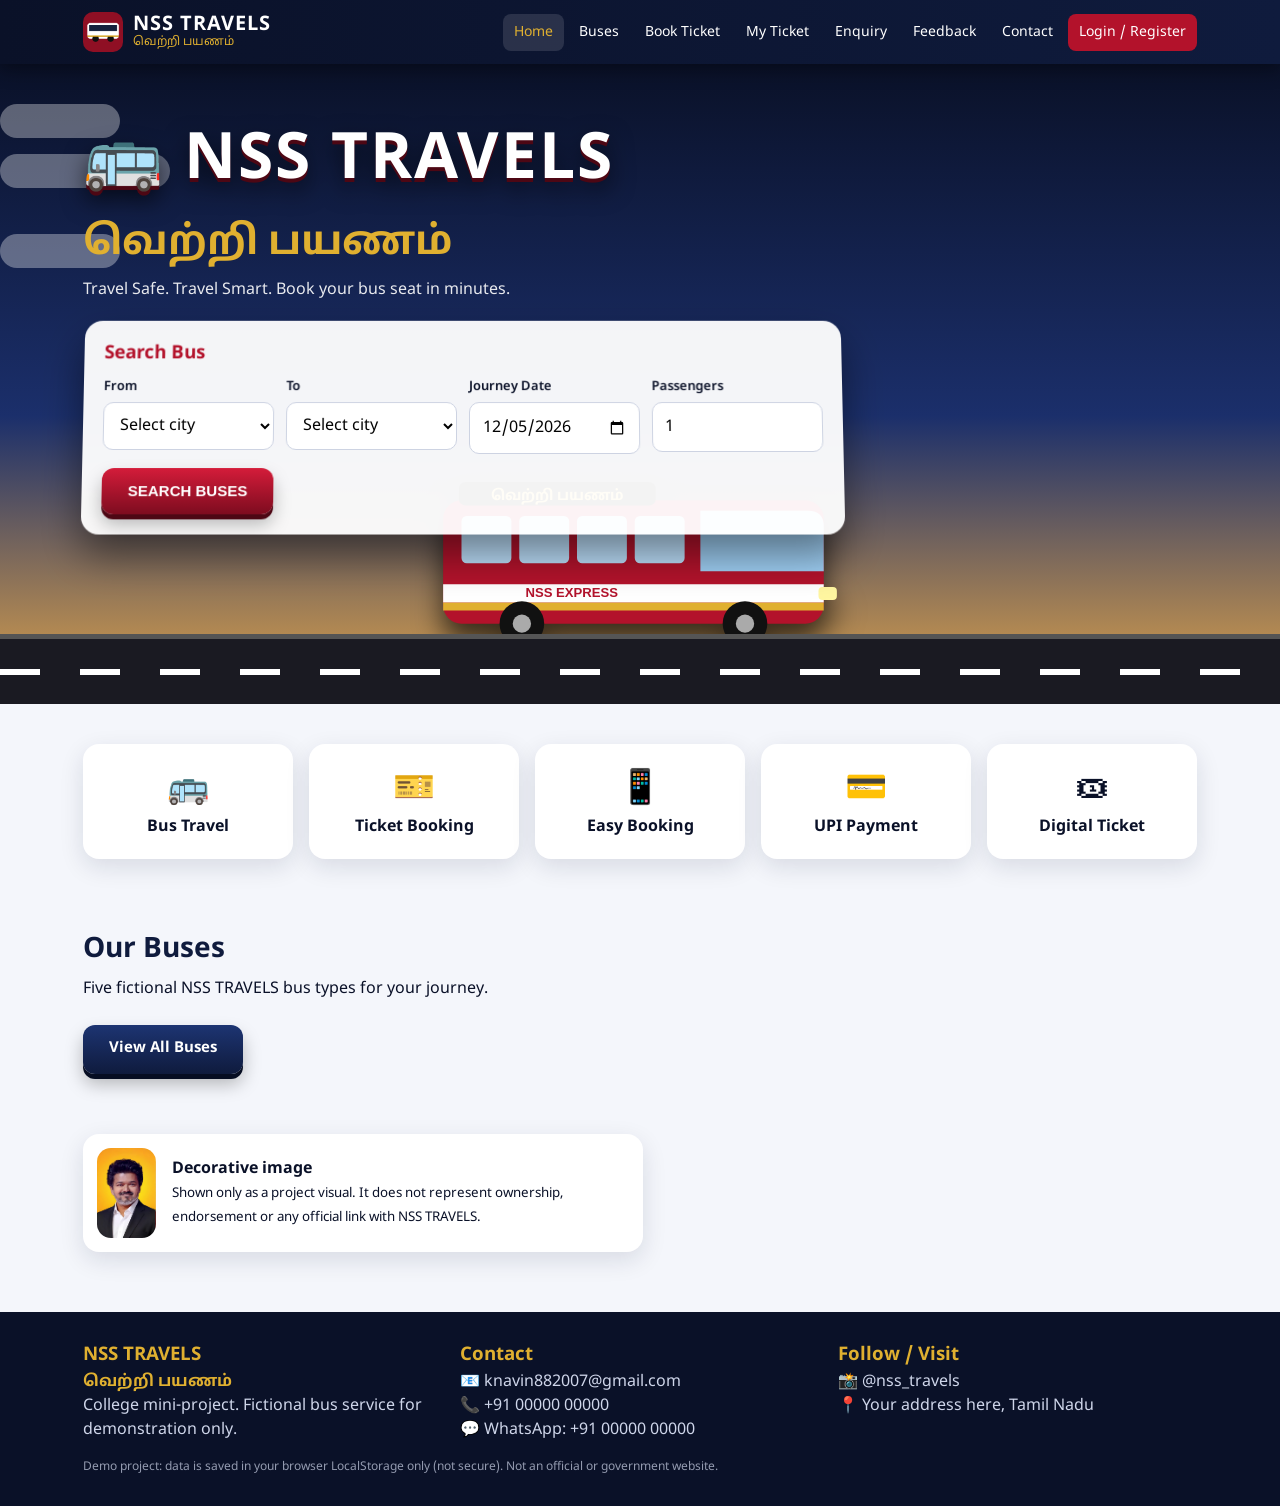
<file: index.html>
<!DOCTYPE html>
<html lang="en"><head><meta charset="UTF-8"><meta name="viewport" content="width=device-width, initial-scale=1">
<title>Home | NSS TRAVELS - வெற்றி பயணம்</title><link rel="icon" type="image/png" href="images/nss-logo.png"><link rel="preconnect" href="https://fonts.googleapis.com"><link rel="preconnect" href="https://fonts.gstatic.com" crossorigin><link href="https://fonts.googleapis.com/css2?family=Noto+Sans+Tamil:wght@400;700&display=swap" rel="stylesheet"><link rel="stylesheet" href="css/style.css"></head>
<body>
<header class="hero"><div class="cloud"></div><div class="cloud"></div><div class="cloud"></div>
<div class="wrap heroGrid"><h1>🚌 NSS TRAVELS</h1><h2>வெற்றி பயணம்</h2><p>Travel Safe. Travel Smart. Book your bus seat in minutes.</p>
<form class="search" id="sf"><h3>Search Bus</h3><div class="row"><div><label>From</label><select id="from"></select></div><div><label>To</label><select id="to"></select></div>
<div><label>Journey Date</label><input type="date" id="date"></div><div><label>Passengers</label><input type="number" id="pax" min="1" max="6" value="1"></div></div>
<button class="btn" type="submit">SEARCH BUSES</button></form></div>
<div class="heroBus" id="hb"></div><div class="road"></div></header>
<main class="wrap"><div class="feat"><div class="reveal"><span>🚌</span><b>Bus Travel</b></div><div class="reveal"><span>🎫</span><b>Ticket Booking</b></div><div class="reveal"><span>📱</span><b>Easy Booking</b></div><div class="reveal"><span>💳</span><b>UPI Payment</b></div><div class="reveal"><span>🎟</span><b>Digital Ticket</b></div></div>
<section class="sec"><h2>Our Buses</h2><p>Five fictional NSS TRAVELS bus types for your journey.</p><br><a class="btn alt" href="buses.html">View All Buses</a></section>
<section class="sec"><div class="vj reveal"><img src="images/vijay-image.png" alt="Decorative project image"><p><b>Decorative image</b><br><small>Shown only as a project visual. It does not represent ownership, endorsement or any official link with NSS TRAVELS.</small></p></div></section></main>
<script src="js/main.js"></script>
<script src="js/booking.js"></script>
<script>cityOptions($("#from"),"Select city");cityOptions($("#to"),"Select city");
const t=todayISO();$("#date").min=t;$("#date").value=t;
$("#hb").innerHTML=busSVG("#b3122b","NSS EXPRESS");$("#sf").onsubmit=searchBuses;</script>
</body></html>
</file>
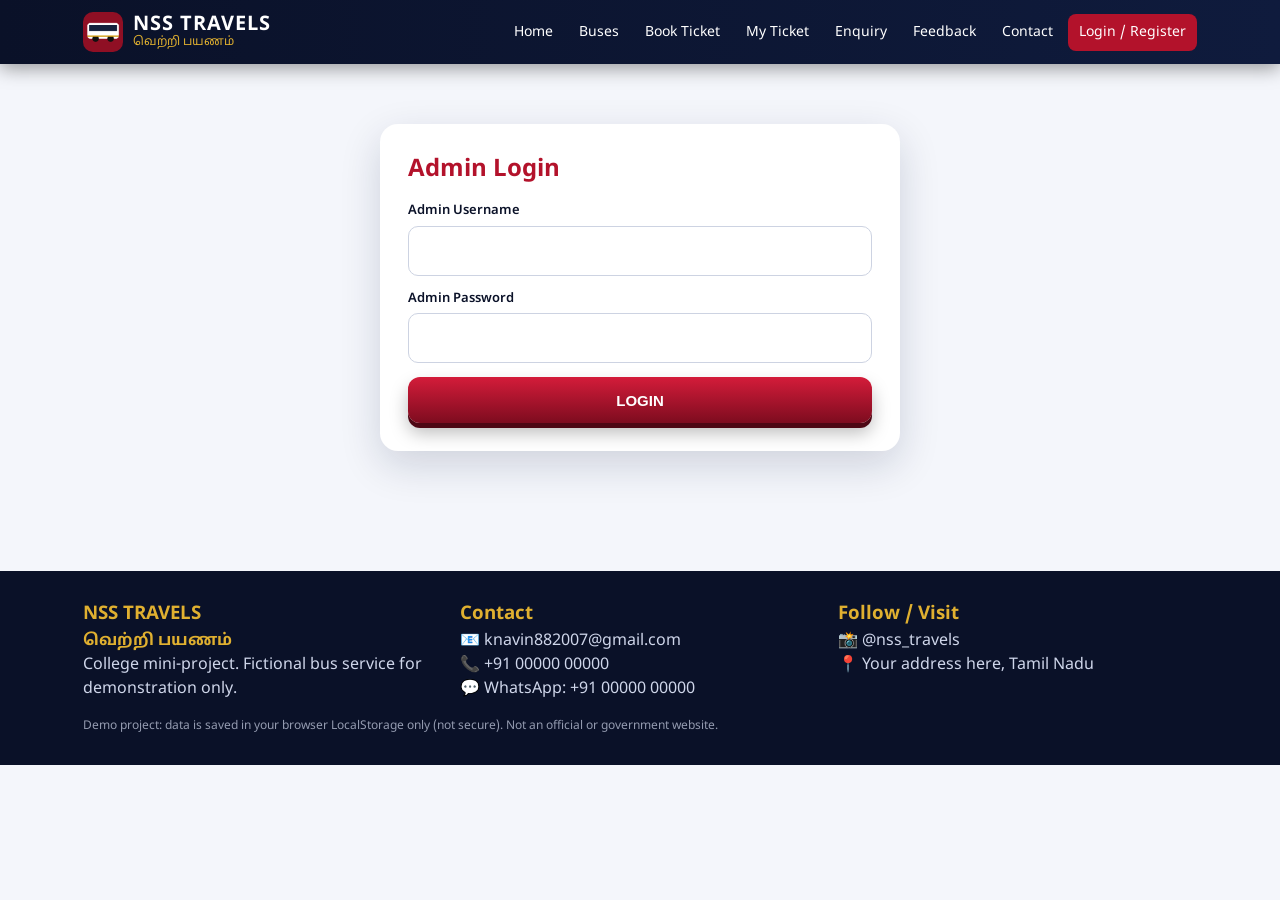
<file: admin.html>
<!DOCTYPE html>
<html lang="en"><head><meta charset="UTF-8"><meta name="viewport" content="width=device-width, initial-scale=1">
<title>Admin | NSS TRAVELS</title><link rel="icon" type="image/png" href="images/nss-logo.png"><link rel="preconnect" href="https://fonts.googleapis.com"><link rel="preconnect" href="https://fonts.gstatic.com" crossorigin><link href="https://fonts.googleapis.com/css2?family=Noto+Sans+Tamil:wght@400;700&display=swap" rel="stylesheet"><link rel="stylesheet" href="css/style.css">
<style>.tbl{width:100%;border-collapse:collapse;background:#fff;border-radius:12px;font-size:13px}.tbl th{background:var(--navy);color:#fff;text-align:left;padding:10px;white-space:nowrap}.tbl td{padding:9px 10px;border-bottom:1px solid #eee;vertical-align:top}.tabs{display:flex;gap:10px;flex-wrap:wrap;margin:20px 0}</style></head>
<body>
<main class="wrap page">
<form class="form" id="gate"><h2>Admin Login</h2><div class="f"><label>Admin Username</label><input id="au"></div><div class="f"><label>Admin Password</label><input id="ap" type="password"></div><button class="btn" style="width:100%">LOGIN</button><div id="msg" class="msg"></div></form>
<div id="panel" style="display:none"><div style="display:flex;justify-content:space-between;align-items:center;flex-wrap:wrap;gap:10px"><h1>NSS TRAVELS Admin Panel</h1><div><button class="btn gold" onclick="exportCSV()">Export Bookings CSV</button> <button class="btn alt" onclick="adminLogout()">Logout</button></div></div>
<div class="grid" id="stats" style="margin-top:18px"></div>
<div class="tabs"><button class="btn" data-t="bookings" onclick="tab('bookings')">Bookings</button><button class="btn alt" data-t="users" onclick="tab('users')">Users</button><button class="btn alt" data-t="enq" onclick="tab('enq')">Enquiries</button><button class="btn alt" data-t="fb" onclick="tab('fb')">Feedback</button></div>
<div id="t-bookings"></div><div id="t-users" style="display:none"></div><div id="t-enq" style="display:none"></div><div id="t-fb" style="display:none"></div>
<p class="note">Demo admin: data shown is only what is saved in THIS browser's LocalStorage. For real multi-user data a backend database is required.</p></div>
</main>
<script src="js/main.js"></script>
<script src="js/admin.js"></script>
<script>$("#gate").onsubmit=adminLogin;if(isAdmin()){showAdmin();tab("bookings")}else{$("#gate").addEventListener("submit",()=>setTimeout(()=>{if(isAdmin())tab("bookings")},0))}</script>
</body></html>
</file>
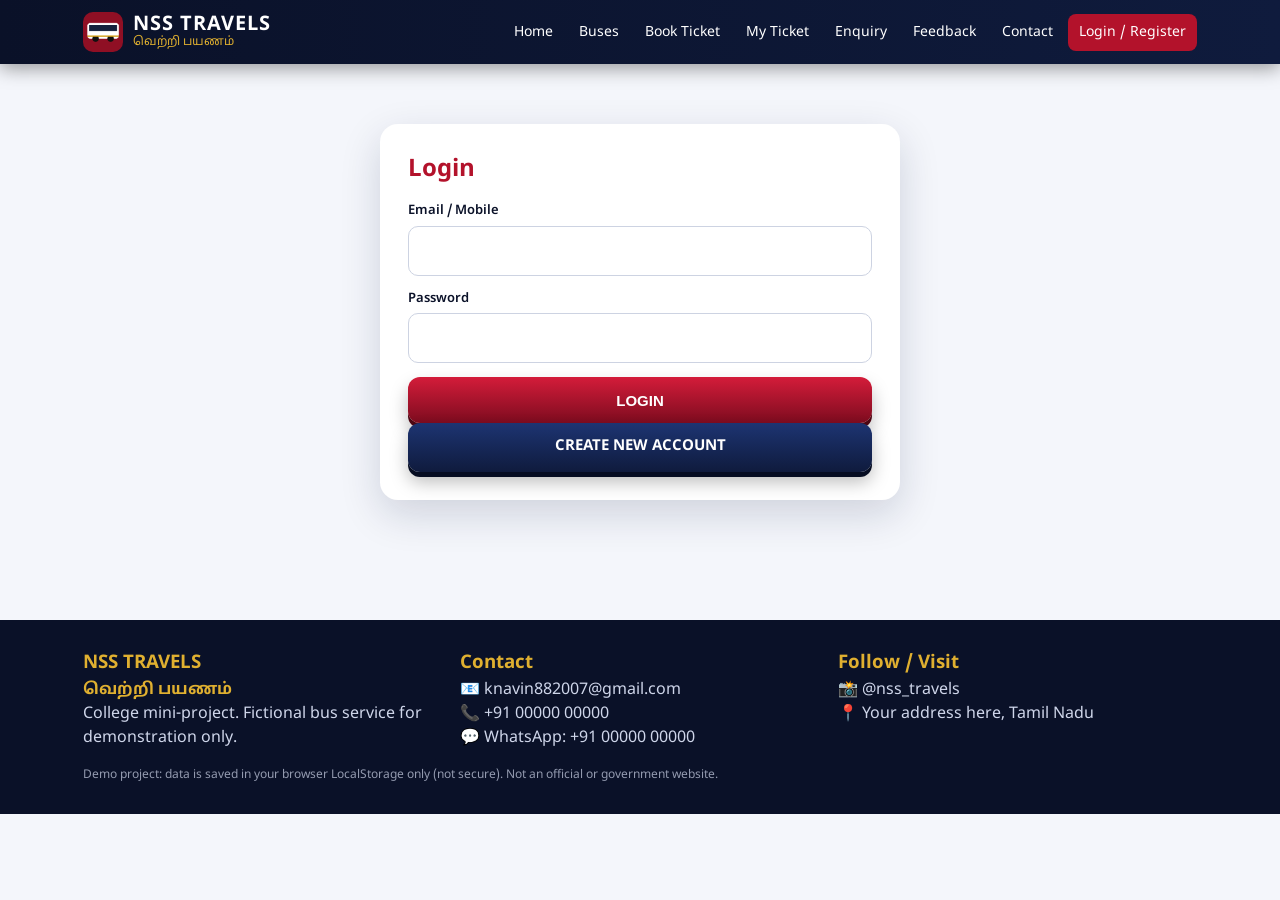
<file: booking.html>
<!DOCTYPE html>
<html lang="en"><head><meta charset="UTF-8"><meta name="viewport" content="width=device-width, initial-scale=1">
<title>Book Ticket | NSS TRAVELS - வெற்றி பயணம்</title><link rel="icon" type="image/png" href="images/nss-logo.png"><link rel="preconnect" href="https://fonts.googleapis.com"><link rel="preconnect" href="https://fonts.gstatic.com" crossorigin><link href="https://fonts.googleapis.com/css2?family=Noto+Sans+Tamil:wght@400;700&display=swap" rel="stylesheet"><link rel="stylesheet" href="css/style.css"></head>
<body>
<main class="wrap page"><div class="steps"><span class="done">1 Search</span><span class="done">2 Select Bus</span><span class="on">3 Select Seat</span><span class="">4 Passenger</span><span class="">5 Payment</span><span class="">6 Ticket</span></div><div class="card" id="busInfo" style="text-align:left;margin-bottom:18px"></div>
<div class="bookGrid"><div><div class="card"><h3>Select Seat</h3><div class="legend"><span><i style="background:#fff;border:1px solid #3b8f4d"></i>Available</span><span><i style="background:#b3122b"></i>Selected</span><span><i style="background:#b9bfcd"></i>Booked</span></div>
<div class="bus"><div class="driver">🧑‍✈️ DRIVER</div><div id="seats"></div><div class="exit">EXIT</div></div></div>
<div class="card" style="margin-top:18px;text-align:left"><h3 style="margin-bottom:10px">Passenger Details</h3><div id="paxForms"></div></div></div>
<aside class="sum"><h3 style="margin-bottom:8px">Booking Summary</h3><div id="sum"></div><br><button class="btn" id="goPay" style="width:100%">Continue to Payment</button></aside></div></main>
<script src="js/main.js"></script>
<script src="js/auth.js"></script>
<script src="js/booking.js"></script>
<script>initBooking()</script>
</body></html>
</file>
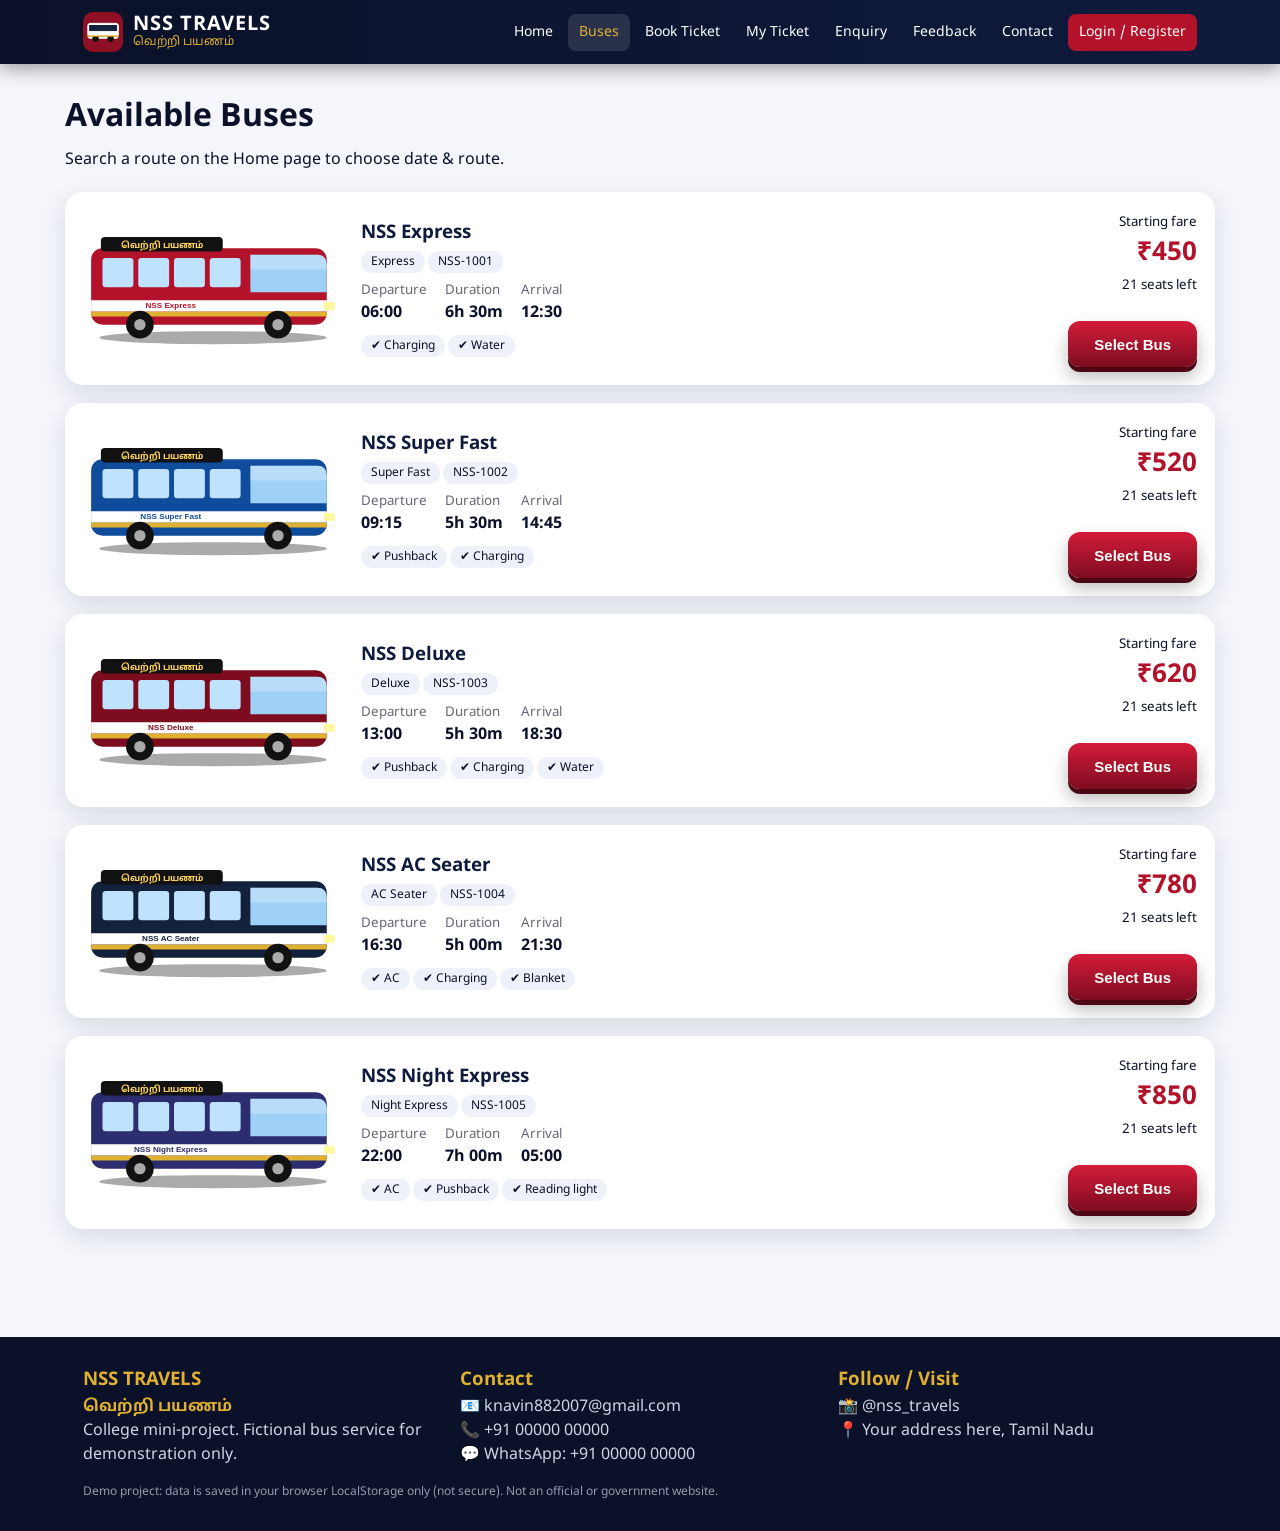
<file: buses.html>
<!DOCTYPE html>
<html lang="en"><head><meta charset="UTF-8"><meta name="viewport" content="width=device-width, initial-scale=1">
<title>Buses | NSS TRAVELS - வெற்றி பயணம்</title><link rel="icon" type="image/png" href="images/nss-logo.png"><link rel="preconnect" href="https://fonts.googleapis.com"><link rel="preconnect" href="https://fonts.gstatic.com" crossorigin><link href="https://fonts.googleapis.com/css2?family=Noto+Sans+Tamil:wght@400;700&display=swap" rel="stylesheet"><link rel="stylesheet" href="css/style.css"></head>
<body>
<main class="wrap page"><h1>Available Buses</h1><p id="tripInfo" style="margin:6px 0 20px"></p><div id="busList"></div></main>
<script src="js/main.js"></script>
<script src="js/booking.js"></script>
<script>renderBuses()</script>
</body></html>
</file>
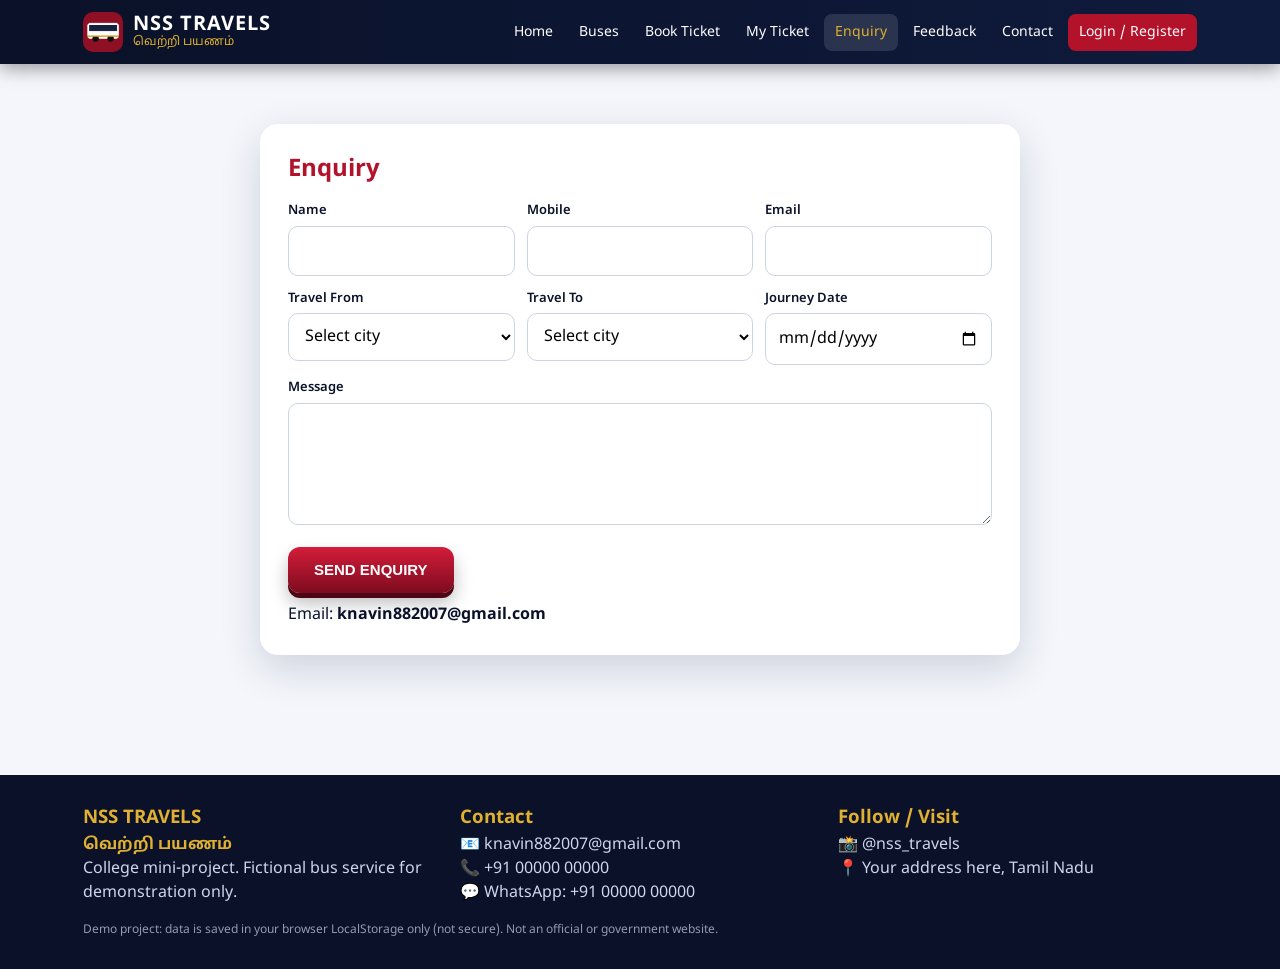
<file: enquiry.html>
<!DOCTYPE html>
<html lang="en"><head><meta charset="UTF-8"><meta name="viewport" content="width=device-width, initial-scale=1">
<title>Enquiry | NSS TRAVELS - வெற்றி பயணம்</title><link rel="icon" type="image/png" href="images/nss-logo.png"><link rel="preconnect" href="https://fonts.googleapis.com"><link rel="preconnect" href="https://fonts.gstatic.com" crossorigin><link href="https://fonts.googleapis.com/css2?family=Noto+Sans+Tamil:wght@400;700&display=swap" rel="stylesheet"><link rel="stylesheet" href="css/style.css"></head>
<body>
<main class="page"><form class="form wide" id="f"><h2>Enquiry</h2><div class="row"><div><label>Name</label><input id="name"></div><div><label>Mobile</label><input id="mobile" maxlength="10"></div><div><label>Email</label><input id="email" type="email"></div></div>
<div class="row"><div><label>Travel From</label><select id="from"></select></div><div><label>Travel To</label><select id="to"></select></div><div><label>Journey Date</label><input id="date" type="date"></div></div>
<div class="f"><label>Message</label><textarea id="message" rows="4"></textarea></div><button class="btn">SEND ENQUIRY</button><div id="msg" class="msg"></div><p style="margin-top:10px">Email: <a href="mailto:knavin882007@gmail.com"><b>knavin882007@gmail.com</b></a></p></form></main>
<script src="js/main.js"></script>
<script src="js/payment.js"></script>
<script>cityOptions($("#from"),"Select city");cityOptions($("#to"),"Select city");$("#f").onsubmit=submitEnquiry</script>
</body></html>
</file>
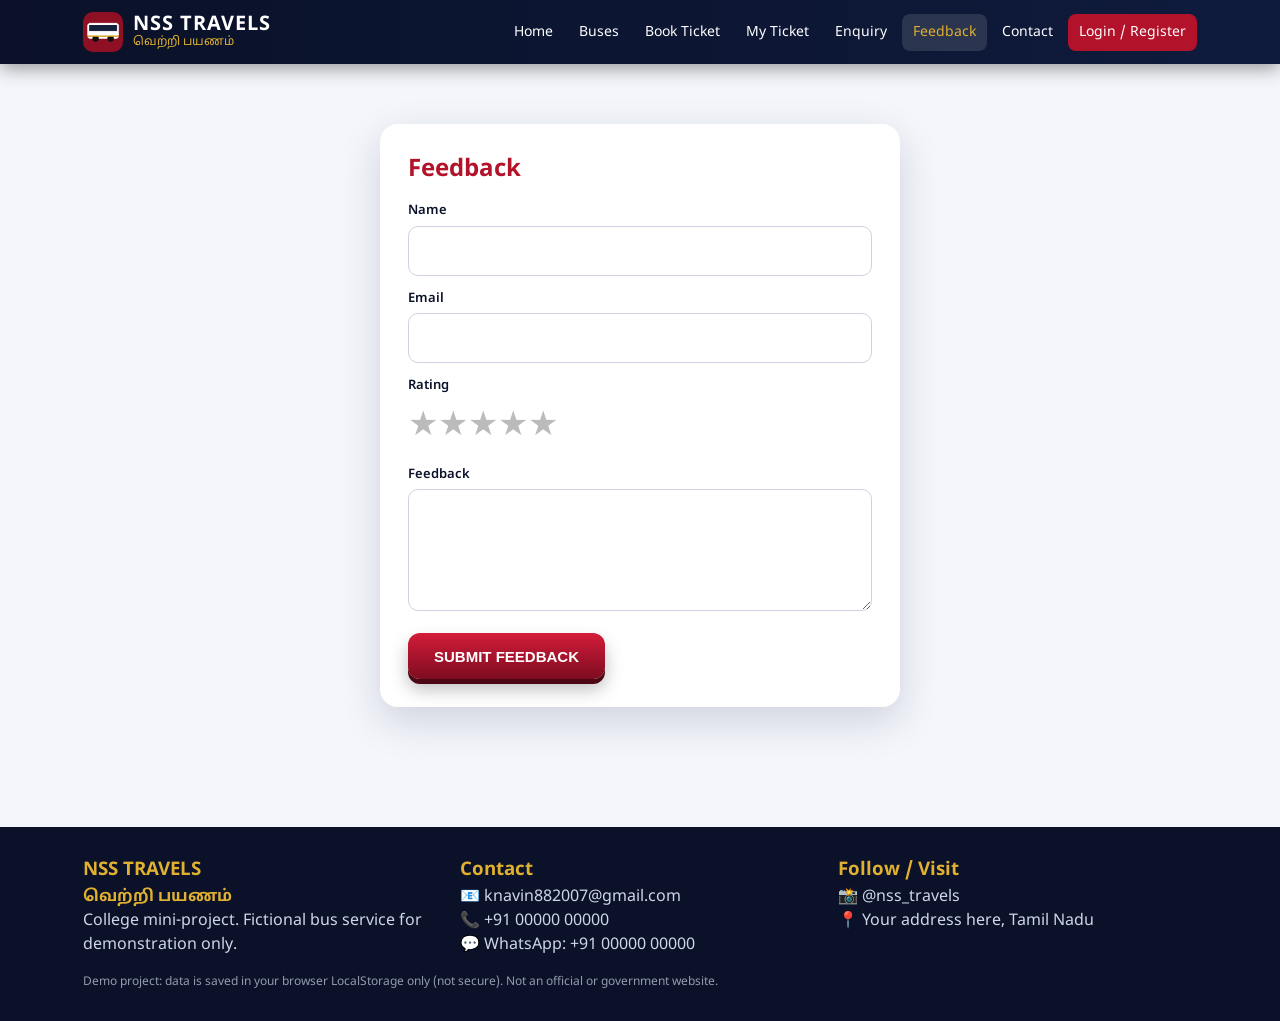
<file: feedback.html>
<!DOCTYPE html>
<html lang="en"><head><meta charset="UTF-8"><meta name="viewport" content="width=device-width, initial-scale=1">
<title>Feedback | NSS TRAVELS - வெற்றி பயணம்</title><link rel="icon" type="image/png" href="images/nss-logo.png"><link rel="preconnect" href="https://fonts.googleapis.com"><link rel="preconnect" href="https://fonts.gstatic.com" crossorigin><link href="https://fonts.googleapis.com/css2?family=Noto+Sans+Tamil:wght@400;700&display=swap" rel="stylesheet"><link rel="stylesheet" href="css/style.css"></head>
<body>
<main class="page"><form class="form" id="f"><h2>Feedback</h2><div class="f"><label>Name</label><input id="name"></div><div class="f"><label>Email</label><input id="email" type="email"></div>
<div class="f"><label>Rating</label><div class="stars" id="stars"></div></div><div class="f"><label>Feedback</label><textarea id="message" rows="4"></textarea></div><button class="btn">SUBMIT FEEDBACK</button><div id="msg" class="msg"></div></form></main>
<script src="js/main.js"></script>
<script src="js/payment.js"></script>
<script>initFeedback();$("#f").onsubmit=submitFeedback</script>
</body></html>
</file>
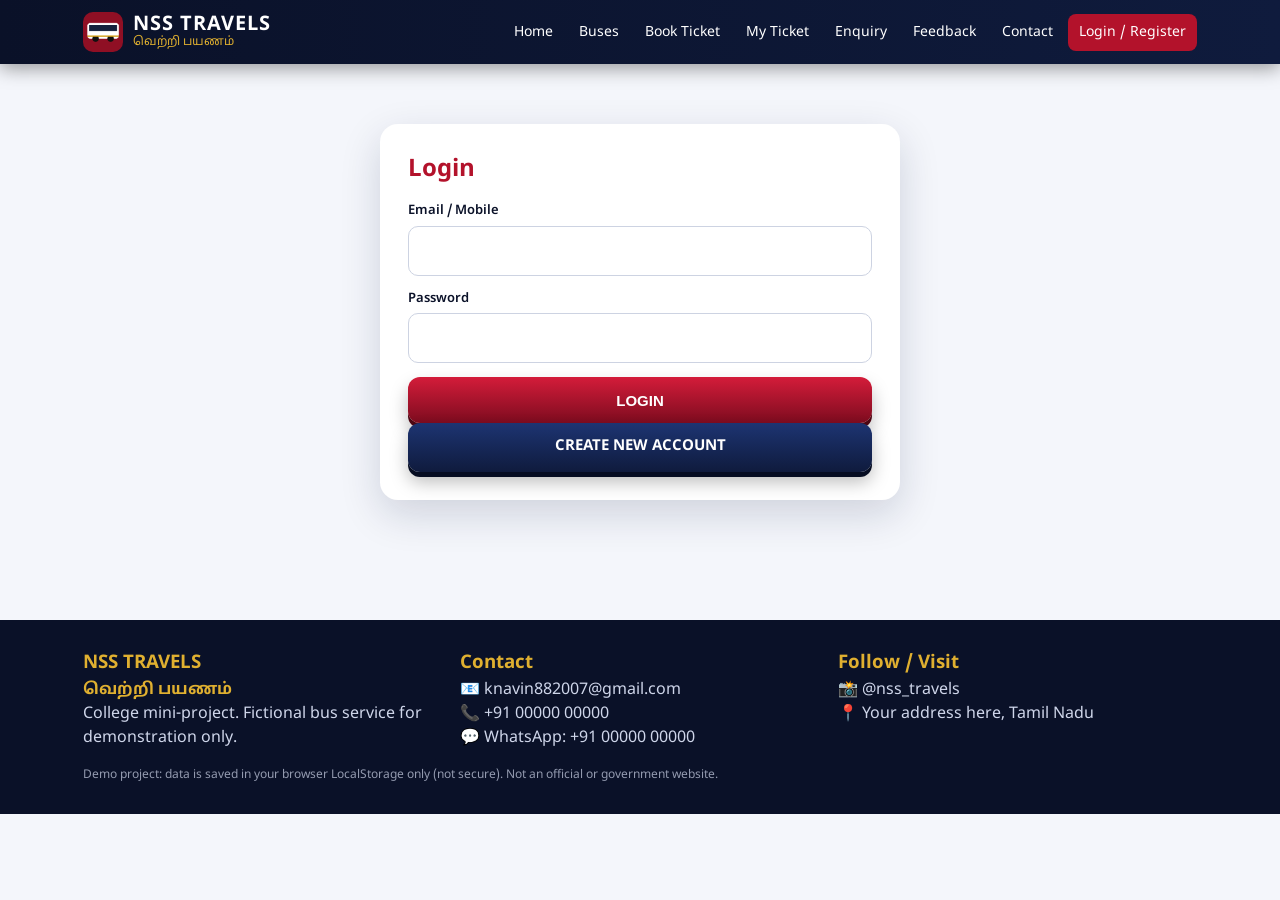
<file: login.html>
<!DOCTYPE html>
<html lang="en"><head><meta charset="UTF-8"><meta name="viewport" content="width=device-width, initial-scale=1">
<title>Login | NSS TRAVELS - வெற்றி பயணம்</title><link rel="icon" type="image/png" href="images/nss-logo.png"><link rel="preconnect" href="https://fonts.googleapis.com"><link rel="preconnect" href="https://fonts.gstatic.com" crossorigin><link href="https://fonts.googleapis.com/css2?family=Noto+Sans+Tamil:wght@400;700&display=swap" rel="stylesheet"><link rel="stylesheet" href="css/style.css"></head>
<body>
<main class="page"><form class="form" id="f"><h2>Login</h2>
<div class="f"><label>Email / Mobile</label><input id="loginId"></div><div class="f"><label>Password</label><input id="password" type="password"></div>
<button class="btn" style="width:100%">LOGIN</button><div id="msg" class="msg"></div><br><a class="btn alt" style="width:100%" href="register.html">CREATE NEW ACCOUNT</a></form></main>
<script src="js/main.js"></script>
<script src="js/auth.js"></script>
<script>$("#f").onsubmit=loginUser</script>
</body></html>
</file>
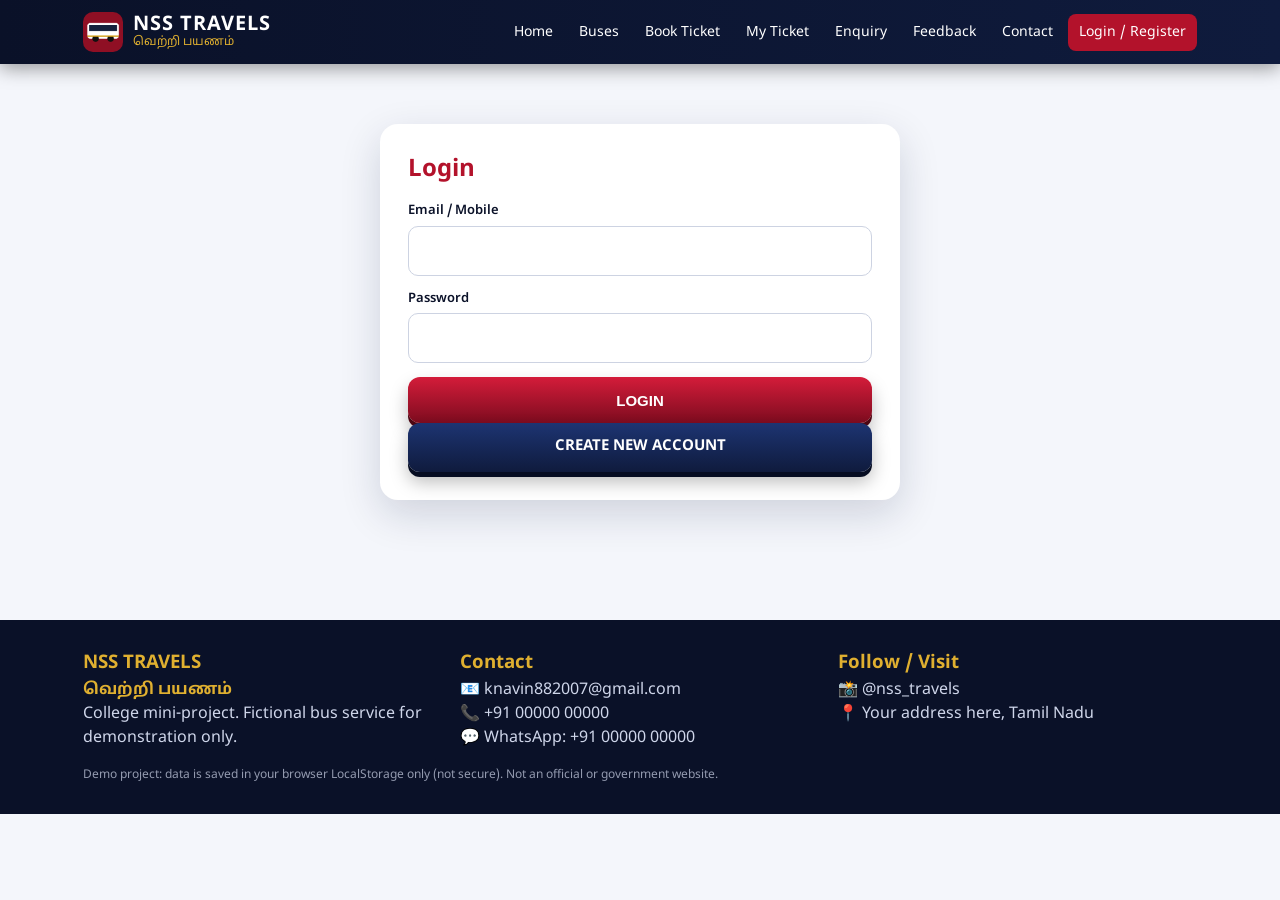
<file: my-bookings.html>
<!DOCTYPE html>
<html lang="en"><head><meta charset="UTF-8"><meta name="viewport" content="width=device-width, initial-scale=1">
<title>My Tickets | NSS TRAVELS - வெற்றி பயணம்</title><link rel="icon" type="image/png" href="images/nss-logo.png"><link rel="preconnect" href="https://fonts.googleapis.com"><link rel="preconnect" href="https://fonts.gstatic.com" crossorigin><link href="https://fonts.googleapis.com/css2?family=Noto+Sans+Tamil:wght@400;700&display=swap" rel="stylesheet"><link rel="stylesheet" href="css/style.css"></head>
<body>
<main class="wrap page"><h1>My Tickets</h1><br><div class="grid" id="list"></div></main>
<script src="js/main.js"></script>
<script src="js/auth.js"></script>
<script src="js/payment.js"></script>
<script>initMyBookings()</script>
</body></html>
</file>
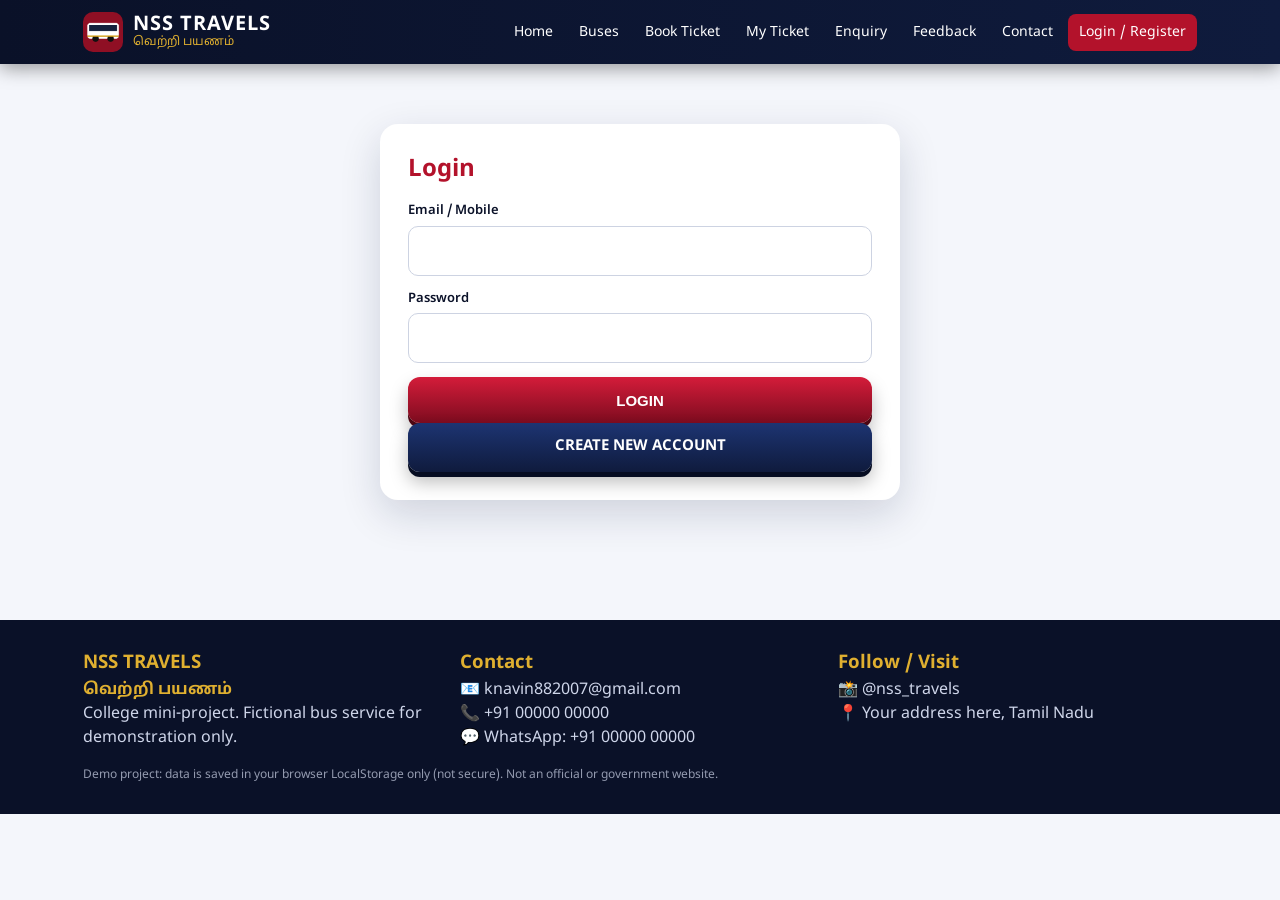
<file: payment.html>
<!DOCTYPE html>
<html lang="en"><head><meta charset="UTF-8"><meta name="viewport" content="width=device-width, initial-scale=1">
<title>Payment | NSS TRAVELS - வெற்றி பயணம்</title><link rel="icon" type="image/png" href="images/nss-logo.png"><link rel="preconnect" href="https://fonts.googleapis.com"><link rel="preconnect" href="https://fonts.gstatic.com" crossorigin><link href="https://fonts.googleapis.com/css2?family=Noto+Sans+Tamil:wght@400;700&display=swap" rel="stylesheet"><link rel="stylesheet" href="css/style.css"></head>
<body>
<main class="wrap page"><div class="steps"><span class="done">1 Search</span><span class="done">2 Select Bus</span><span class="done">3 Select Seat</span><span class="done">4 Passenger</span><span class="on">5 Payment</span><span class="">6 Ticket</span></div><div class="grid"><div class="card qrbox"><h2>Scan &amp; Pay</h2><br><img src="images/payment-qr.png" alt="Payment QR"><p style="margin-top:12px">UPI ID: <b id="upi"></b></p></div>
<div class="card" style="text-align:left"><p>Amount to Pay</p><div class="amt" id="amount"></div><div class="sum" style="box-shadow:none;position:static;padding:0" id="paySum"></div><br>
<div class="f"><label>Payment Reference / UTR Number</label><input id="ref" placeholder="Enter reference from your UPI app"></div><button class="btn" id="paid" style="width:100%">I Have Completed Payment</button><div id="msg" class="msg"></div>
<div class="note">Demo project: payment is confirmed by you and is NOT verified by any bank or gateway. A real payment gateway would be needed for production.</div></div></div></main>
<script src="js/main.js"></script>
<script src="js/auth.js"></script>
<script src="js/booking.js"></script>
<script src="js/payment.js"></script>
<script>initPayment()</script>
</body></html>
</file>
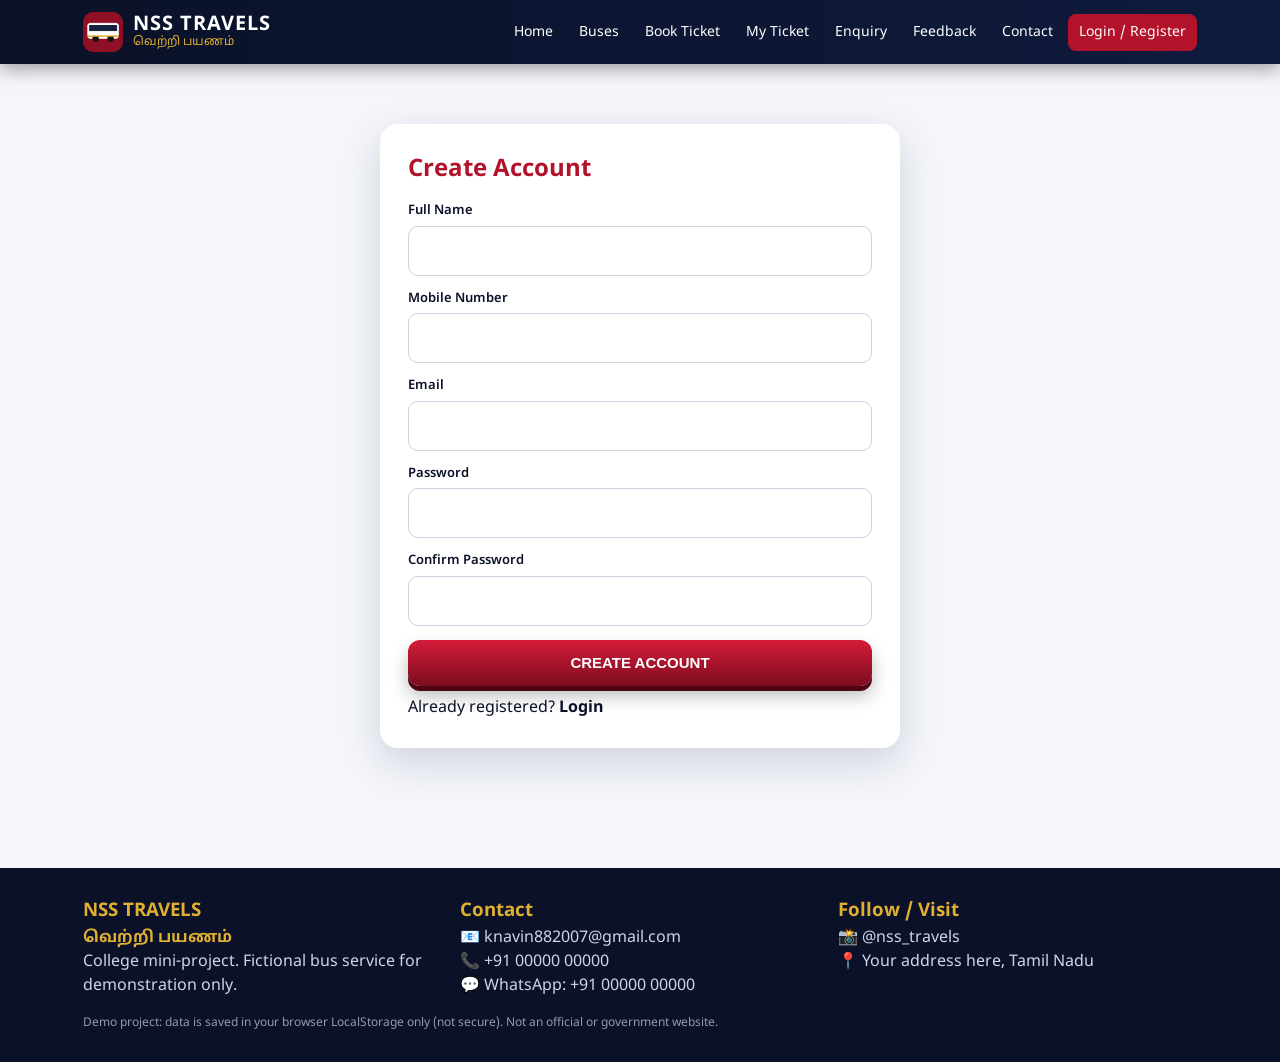
<file: register.html>
<!DOCTYPE html>
<html lang="en"><head><meta charset="UTF-8"><meta name="viewport" content="width=device-width, initial-scale=1">
<title>Register | NSS TRAVELS - வெற்றி பயணம்</title><link rel="icon" type="image/png" href="images/nss-logo.png"><link rel="preconnect" href="https://fonts.googleapis.com"><link rel="preconnect" href="https://fonts.gstatic.com" crossorigin><link href="https://fonts.googleapis.com/css2?family=Noto+Sans+Tamil:wght@400;700&display=swap" rel="stylesheet"><link rel="stylesheet" href="css/style.css"></head>
<body>
<main class="page"><form class="form" id="f"><h2>Create Account</h2>
<div class="f"><label>Full Name</label><input id="name"></div><div class="f"><label>Mobile Number</label><input id="mobile" maxlength="10" inputmode="numeric"></div>
<div class="f"><label>Email</label><input id="email" type="email"></div><div class="f"><label>Password</label><input id="password" type="password"></div>
<div class="f"><label>Confirm Password</label><input id="cpassword" type="password"></div><button class="btn" style="width:100%">CREATE ACCOUNT</button>
<div id="msg" class="msg"></div><p style="margin-top:10px">Already registered? <a href="login.html"><b>Login</b></a></p></form></main>
<script src="js/main.js"></script>
<script src="js/auth.js"></script>
<script>$("#f").onsubmit=registerUser</script>
</body></html>
</file>
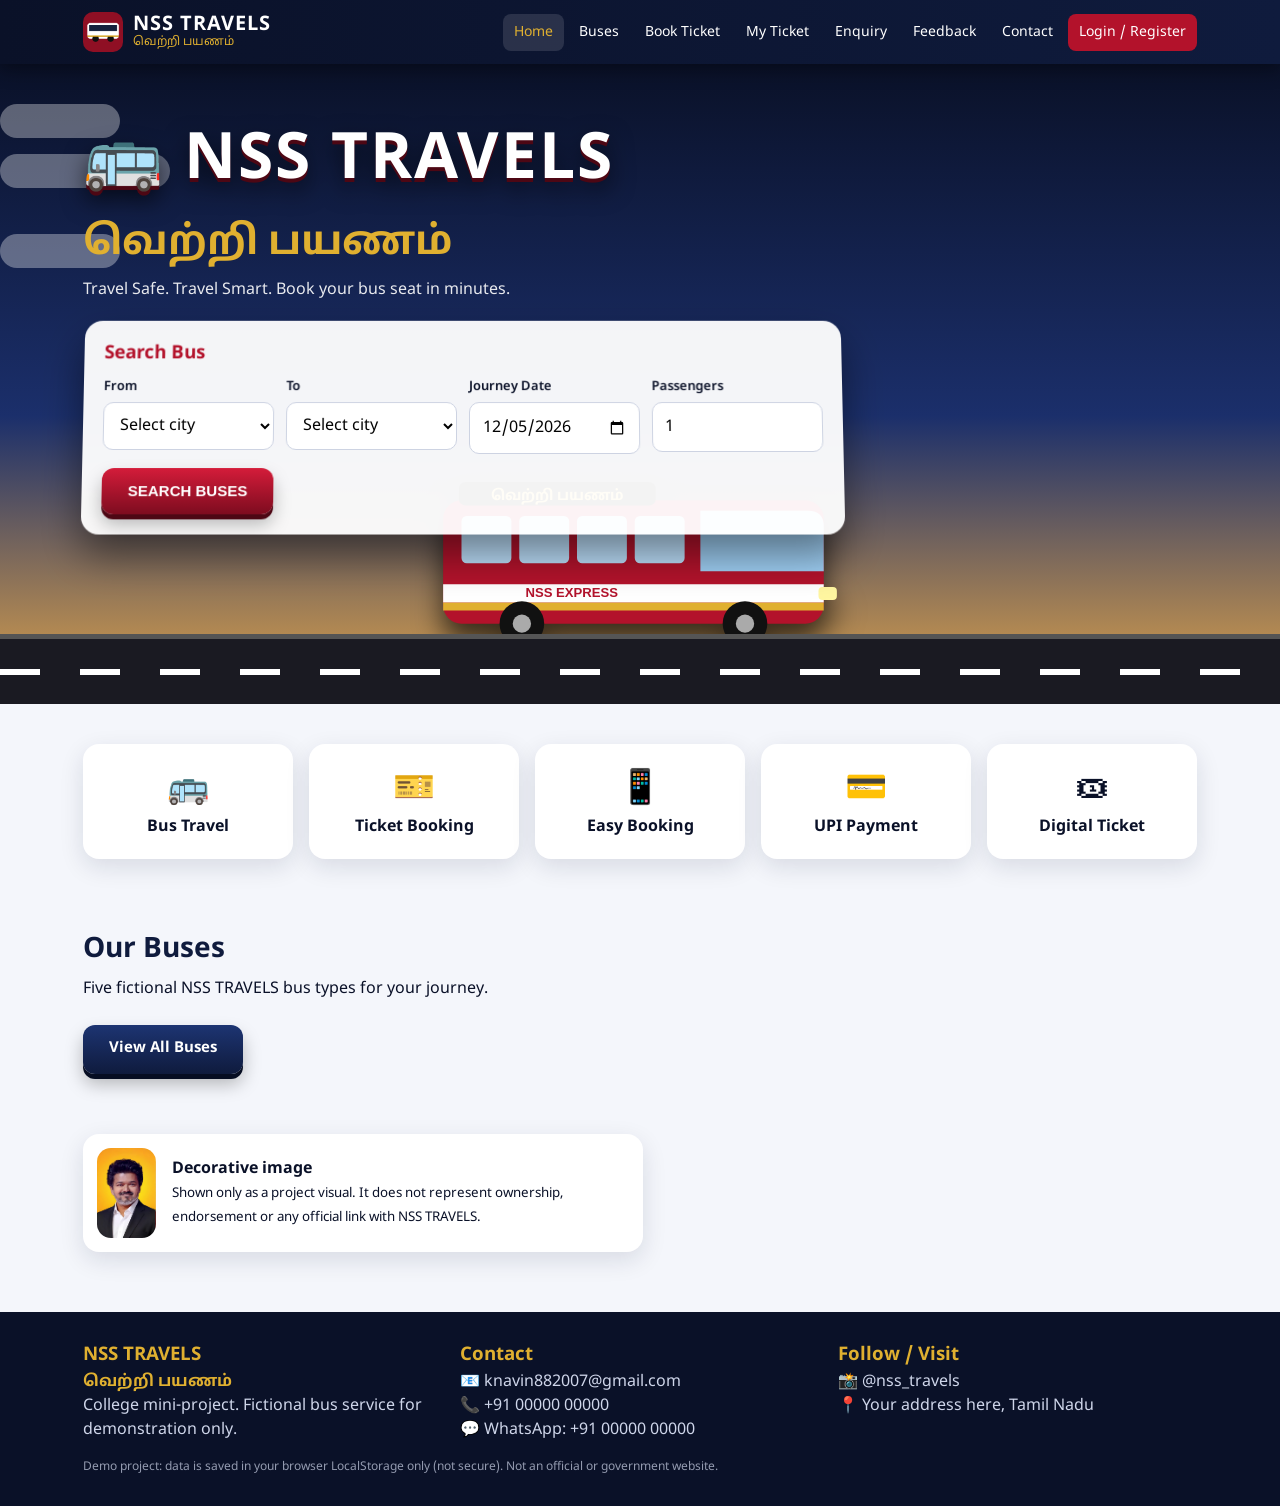
<file: success.html>
<!DOCTYPE html>
<html lang="en"><head><meta charset="UTF-8"><meta name="viewport" content="width=device-width, initial-scale=1">
<title>Booking Confirmed | NSS TRAVELS - வெற்றி பயணம்</title><link rel="icon" type="image/png" href="images/nss-logo.png"><link rel="preconnect" href="https://fonts.googleapis.com"><link rel="preconnect" href="https://fonts.gstatic.com" crossorigin><link href="https://fonts.googleapis.com/css2?family=Noto+Sans+Tamil:wght@400;700&display=swap" rel="stylesheet"><link rel="stylesheet" href="css/style.css"></head>
<body>
<div class="succ"><div style="font-size:40px">✨</div><h1>NSS TRAVELS</h1><h2>வெற்றி பயணம்</h2><div class="check">✓</div><h1 style="font-size:36px">Booking Confirmed!</h1><p>Booking ID: <b id="bid"></b><br>Generating your ticket...</p>
<div class="heroBus" id="hb"></div><div class="road"></div></div>
<script src="js/main.js"></script>
<script src="js/payment.js"></script>
<script>$("#hb").innerHTML=busSVG("#b3122b");initSuccess()</script>
</body></html>
</file>
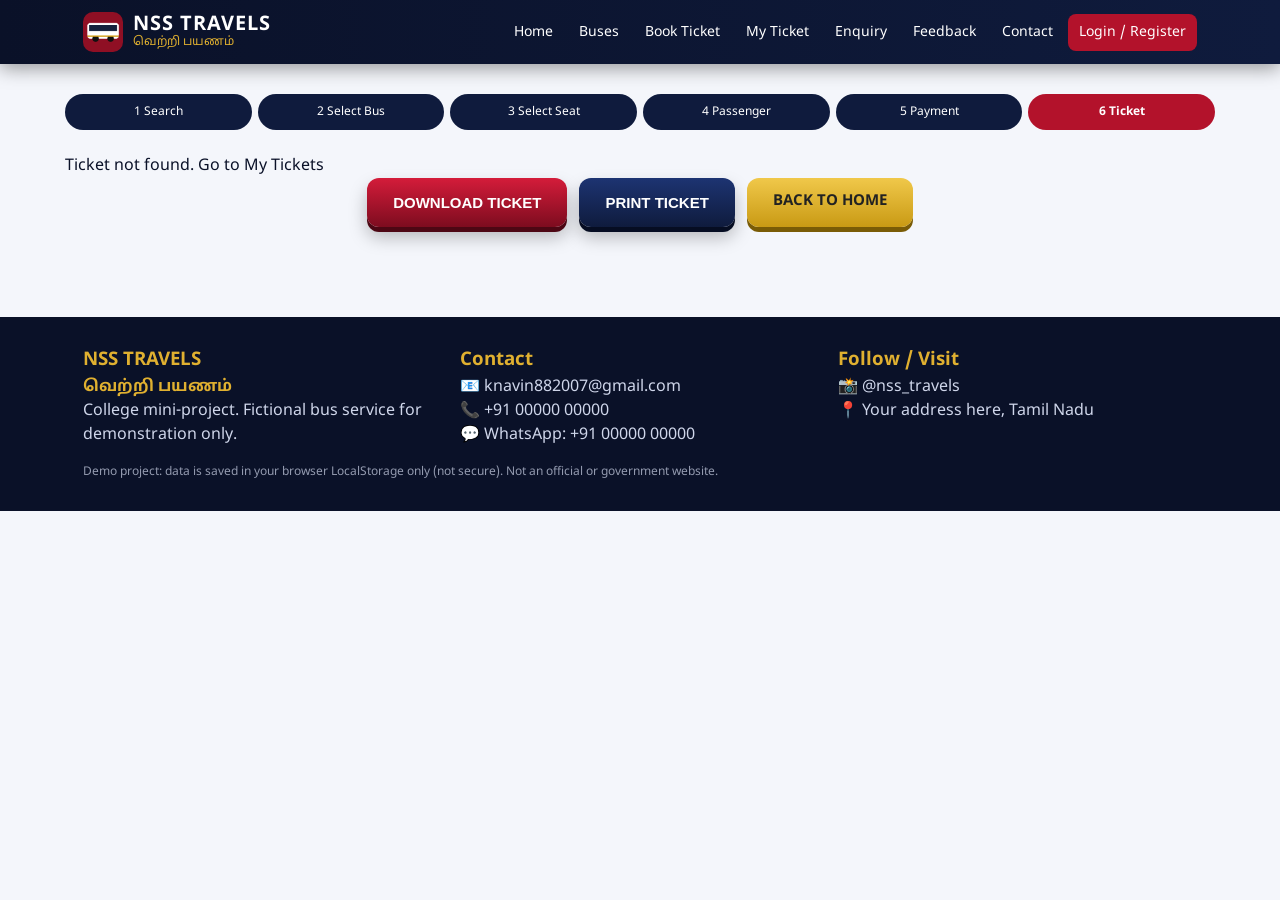
<file: ticket.html>
<!DOCTYPE html>
<html lang="en"><head><meta charset="UTF-8"><meta name="viewport" content="width=device-width, initial-scale=1">
<title>Ticket | NSS TRAVELS - வெற்றி பயணம்</title><link rel="icon" type="image/png" href="images/nss-logo.png"><link rel="preconnect" href="https://fonts.googleapis.com"><link rel="preconnect" href="https://fonts.gstatic.com" crossorigin><link href="https://fonts.googleapis.com/css2?family=Noto+Sans+Tamil:wght@400;700&display=swap" rel="stylesheet"><link rel="stylesheet" href="css/style.css"></head>
<body>
<main class="wrap page"><div class="steps"><span class="done">1 Search</span><span class="done">2 Select Bus</span><span class="done">3 Select Seat</span><span class="done">4 Passenger</span><span class="done">5 Payment</span><span class="on">6 Ticket</span></div><div id="ticketArea"></div><div class="noprint" style="text-align:center;display:flex;gap:12px;justify-content:center;flex-wrap:wrap">
<button class="btn" id="dl">DOWNLOAD TICKET</button><button class="btn alt" onclick="window.print()">PRINT TICKET</button><a class="btn gold" href="index.html">BACK TO HOME</a></div></main>
<script src="js/main.js"></script>
<script src="js/payment.js"></script>
<script>initTicket()</script>
</body></html>
</file>
<file: css/style.css>
:root{--red:#b3122b;--dred:#7d0c1f;--navy:#0f1b3d;--ink:#0a1128;--gold:#e0b030;--bg:#f4f6fb}
*{box-sizing:border-box;margin:0;padding:0}
html,body{overflow-x:hidden}
body{font-family:'Segoe UI','Noto Sans Tamil',Tahoma,sans-serif;background:var(--bg);color:var(--ink);line-height:1.5}
a{color:inherit;text-decoration:none}
.wrap{max-width:1150px;margin:auto;padding:0 18px}
nav{position:sticky;top:0;z-index:50;background:linear-gradient(90deg,var(--ink),var(--navy));color:#fff;box-shadow:0 4px 18px #0006}
nav .wrap{display:flex;align-items:center;justify-content:space-between;height:64px}
.brand{display:flex;align-items:center;gap:10px;line-height:1.1}
.brand img{width:40px;height:40px;border-radius:10px}
.brand b{font-size:20px;letter-spacing:1px}.brand small{color:var(--gold);font-size:12px;display:block}
.menu{display:flex;gap:4px;align-items:center}
.menu a{padding:8px 11px;border-radius:8px;font-size:14px;transition:.2s}
.menu a:hover,.menu a.on{background:#ffffff1f;color:var(--gold)}
.menu a.cta{background:var(--red);color:#fff}
.burger{display:none;background:none;border:0;color:#fff;font-size:28px;min-width:44px;min-height:44px;cursor:pointer}
@media(max-width:900px){.burger{display:block}.menu{display:none;position:absolute;top:64px;left:0;right:0;background:var(--ink);flex-direction:column;align-items:stretch;padding:10px}.menu.open{display:flex}.menu a{padding:14px}}
.btn{display:inline-block;border:0;cursor:pointer;background:linear-gradient(180deg,#d41c3a,var(--dred));color:#fff;padding:13px 26px;border-radius:12px;font-weight:700;font-size:15px;box-shadow:0 5px 0 #4d0714,0 10px 18px #0004;transition:.15s;min-height:46px;text-align:center}
.btn:hover{transform:translateY(-2px)}.btn:active{transform:translateY(3px);box-shadow:0 2px 0 #4d0714}
.btn.alt{background:linear-gradient(180deg,#1d3472,var(--navy));box-shadow:0 5px 0 #060d22,0 10px 18px #0004}
.btn.gold{background:linear-gradient(180deg,#f0c84a,#c99a14);color:#222;box-shadow:0 5px 0 #7a5c06}
.hero{position:relative;overflow:hidden;color:#fff;background:linear-gradient(180deg,#0a1128 0%,#1b2f6b 55%,#e3a64a 100%);padding:50px 0 0;min-height:640px}
.hero h1{font-size:clamp(34px,6vw,64px);letter-spacing:2px;text-shadow:0 4px 0 #4d0714,0 10px 25px #000a}
.hero h2{color:var(--gold);font-size:clamp(24px,4vw,40px);margin:4px 0}
.hero p{opacity:.9;margin-bottom:18px}
.cloud{position:absolute;top:40px;width:120px;height:34px;background:#ffffff55;border-radius:40px;animation:cloud 40s linear infinite}
.cloud:nth-child(2){top:90px;animation-duration:55s;width:170px}.cloud:nth-child(3){top:170px;animation-duration:70s}
@keyframes cloud{from{left:-200px}to{left:105%}}
.road{position:absolute;bottom:0;left:0;right:0;height:70px;background:#1a1a22;border-top:5px solid #555}
.road:after{content:"";position:absolute;top:30px;left:0;right:0;height:6px;background:repeating-linear-gradient(90deg,#fff 0 40px,transparent 40px 80px);animation:road 1s linear infinite}
@keyframes road{to{background-position:-80px 0}}
.heroBus{position:absolute;bottom:38px;width:min(420px,80vw);left:50%;margin-left:-210px;animation:enter 3s ease-out both;filter:drop-shadow(0 18px 14px #000a)}
@keyframes enter{from{transform:translateX(-120vw)}to{transform:none}}
@media(max-width:600px){.heroBus{margin-left:-40vw}}
.hl{animation:glow 1.5s infinite alternate}@keyframes glow{to{opacity:.35}}
.heroGrid{position:relative;z-index:2}
.search{background:#fffffff2;color:var(--ink);border-radius:18px;padding:20px;box-shadow:0 20px 40px #0007;transform:perspective(900px) rotateX(3deg);max-width:760px}
.search h3{margin-bottom:10px;color:var(--red)}
.row{display:grid;grid-template-columns:repeat(auto-fit,minmax(150px,1fr));gap:12px;margin-bottom:14px}
label{font-size:13px;font-weight:600;display:block;margin-bottom:4px}
input,select,textarea{width:100%;padding:12px;border:1.5px solid #cdd3e2;border-radius:10px;font:inherit;background:#fff;min-height:46px}
input:focus,select:focus,textarea:focus{outline:3px solid #b3122b44;border-color:var(--red)}
.feat{display:grid;grid-template-columns:repeat(auto-fit,minmax(170px,1fr));gap:16px;margin:40px 0}
.card,.feat div{background:#fff;border-radius:16px;padding:20px;box-shadow:0 8px 24px #0f1b3d1f;transition:.25s;text-align:center}
.feat div:hover,.card.h:hover{transform:perspective(700px) rotateX(4deg) translateY(-6px)}
.feat span{font-size:34px;display:block}
.sec{padding:30px 0}.sec h2{font-size:28px;margin-bottom:6px;color:var(--navy)}
.page{padding:30px 0 60px;animation:pg .5s}@keyframes pg{from{opacity:0;transform:translateY(14px)}}
.form{max-width:520px;margin:30px auto;background:#fff;padding:28px;border-radius:18px;box-shadow:0 14px 40px #0f1b3d29}
.form.wide{max-width:760px}.form h2{color:var(--red);margin-bottom:14px}.f{margin-bottom:14px}
.msg{padding:12px;border-radius:10px;margin:10px 0;font-weight:600;display:none}.msg.ok{background:#dff5e3;color:#155d27;display:block}.msg.err{background:#fde1e4;color:#9b1226;display:block}
.steps{display:flex;gap:6px;overflow-x:auto;margin-bottom:20px;padding-bottom:4px}
.steps span{flex:1;min-width:92px;text-align:center;font-size:12px;padding:9px 4px;border-radius:30px;background:#dde2ef;white-space:nowrap}
.steps span.on{background:var(--red);color:#fff;font-weight:700}.steps span.done{background:var(--navy);color:#fff}
.busCard{display:grid;grid-template-columns:260px 1fr auto;gap:18px;align-items:center;background:#fff;border-radius:18px;padding:18px;margin-bottom:18px;box-shadow:0 8px 24px #0f1b3d1f;transition:.3s}
.busCard:hover{transform:perspective(900px) rotateX(2deg) translateY(-5px);box-shadow:0 20px 34px #0f1b3d33}
.busCard svg{width:100%}.busCard h3{color:var(--navy)}
.tag{display:inline-block;background:#eef1fa;border-radius:20px;padding:2px 10px;font-size:12px;margin:2px 3px 0 0}
.time{display:flex;gap:18px;margin:8px 0;font-weight:700;flex-wrap:wrap}.time small{display:block;font-weight:400;color:#667}
.price{text-align:right}.price b{font-size:26px;color:var(--red);display:block}
@media(max-width:760px){.busCard{grid-template-columns:1fr}.price{text-align:left}}
.bookGrid{display:grid;grid-template-columns:1fr 340px;gap:20px}@media(max-width:860px){.bookGrid{grid-template-columns:1fr}}
.bus{background:#e7ebf5;border:4px solid var(--navy);border-radius:30px 30px 14px 14px;padding:14px;max-width:360px;margin:auto;transform:perspective(900px) rotateX(6deg)}
.driver{text-align:right;border-bottom:3px dashed #99a;padding-bottom:8px;margin-bottom:10px;font-weight:700;font-size:13px}
.srow{display:grid;grid-template-columns:1fr 1fr 28px 1fr 1fr;gap:8px;margin-bottom:8px}
.seat{border:0;padding:0;min-height:44px;border-radius:8px 8px 4px 4px;background:#fff;border-bottom:5px solid #3b8f4d;font-weight:700;cursor:pointer;transition:.15s}
.seat:hover{transform:translateY(-3px)}.seat.sel{background:var(--red);color:#fff;border-color:#4d0714;animation:pop .3s}
.seat.bk{background:#b9bfcd;border-color:#8a90a0;color:#777;cursor:not-allowed}
@keyframes pop{50%{transform:scale(1.2)}}
.exit{text-align:center;border-top:3px dashed #99a;margin-top:8px;padding-top:8px;font-weight:700;font-size:13px}
.legend{display:flex;gap:12px;justify-content:center;margin:12px 0;font-size:13px;flex-wrap:wrap}
.legend i{display:inline-block;width:14px;height:14px;border-radius:4px;vertical-align:middle;margin-right:4px}
.sum{background:#fff;border-radius:16px;padding:18px;box-shadow:0 8px 24px #0f1b3d1f;align-self:start;position:sticky;top:78px}
.sum div{display:flex;justify-content:space-between;padding:6px 0;border-bottom:1px solid #eee;font-size:14px;gap:10px}
.sum .tot{font-size:20px;font-weight:800;color:var(--red);border:0}
.pax{background:#f7f8fc;border-radius:12px;padding:12px;margin-bottom:12px}
.qrbox{text-align:center}.qrbox img{width:min(300px,100%);border-radius:14px;box-shadow:0 8px 24px #0003}
.amt{font-size:30px;font-weight:800;color:var(--red)}
.note{font-size:12px;color:#556;background:#fff7dd;border-left:4px solid var(--gold);padding:10px;border-radius:8px;margin-top:12px}
.succ{min-height:92vh;background:linear-gradient(180deg,#0a1128,#1b2f6b 70%,#1a1a22);color:#fff;text-align:center;padding:40px 16px;position:relative;overflow:hidden}
.succ h1{font-size:clamp(32px,7vw,60px);animation:pg 1s}.succ h2{color:var(--gold)}
.check{width:100px;height:100px;border-radius:50%;background:#1fa04a;margin:24px auto;display:grid;place-items:center;font-size:56px;box-shadow:0 0 40px #1fa04a;animation:zoom .8s .8s both}
@keyframes zoom{from{transform:scale(0)}to{transform:scale(1)}}
.conf{position:absolute;top:-20px;width:10px;height:14px;animation:fall linear forwards}
@keyframes fall{to{transform:translateY(110vh) rotate(720deg)}}
.ticket{max-width:760px;margin:24px auto;background:#fff;border-radius:20px;overflow:hidden;box-shadow:0 20px 50px #0f1b3d45;animation:zoom .6s both;transform-origin:top}
.th{background:linear-gradient(90deg,var(--dred),var(--navy));color:#fff;padding:18px 24px;display:flex;justify-content:space-between;align-items:center;gap:10px;flex-wrap:wrap}
.th b{font-size:24px;letter-spacing:1px}.th small{color:var(--gold);display:block}
.tb{display:grid;grid-template-columns:repeat(auto-fit,minmax(170px,1fr));gap:14px;padding:22px;border-bottom:3px dashed #ccd}
.tb small{color:#667;display:block;font-size:12px}.tb b{font-size:15px}
.tf{padding:18px;text-align:center}.bars{display:flex;justify-content:center;height:56px;gap:2px;margin-bottom:6px}.bars i{display:block;background:#000;height:100%}
@media print{nav,footer,.noprint,.steps{display:none!important}body{background:#fff}.ticket{box-shadow:none;margin:0;animation:none}}
.grid{display:grid;grid-template-columns:repeat(auto-fit,minmax(260px,1fr));gap:18px}
.stars{font-size:34px;cursor:pointer;color:#bbb;user-select:none}.stars span.on{color:var(--gold)}
footer{background:var(--ink);color:#cfd6ea;padding:30px 0;margin-top:30px}
footer b,footer h3{color:var(--gold)}footer .grid{align-items:start}
.reveal{opacity:0;transform:translateY(24px);transition:.7s}.reveal.in{opacity:1;transform:none}
.vj{display:flex;gap:16px;align-items:center;background:#fff;border-radius:16px;padding:14px;max-width:560px;box-shadow:0 8px 24px #0f1b3d1f}
.vj img{width:90px;height:90px;object-fit:cover;object-position:top;border-radius:14px}
@media(prefers-reduced-motion:reduce){*{animation:none!important;transition:none!important}.reveal{opacity:1;transform:none}}
</file>
